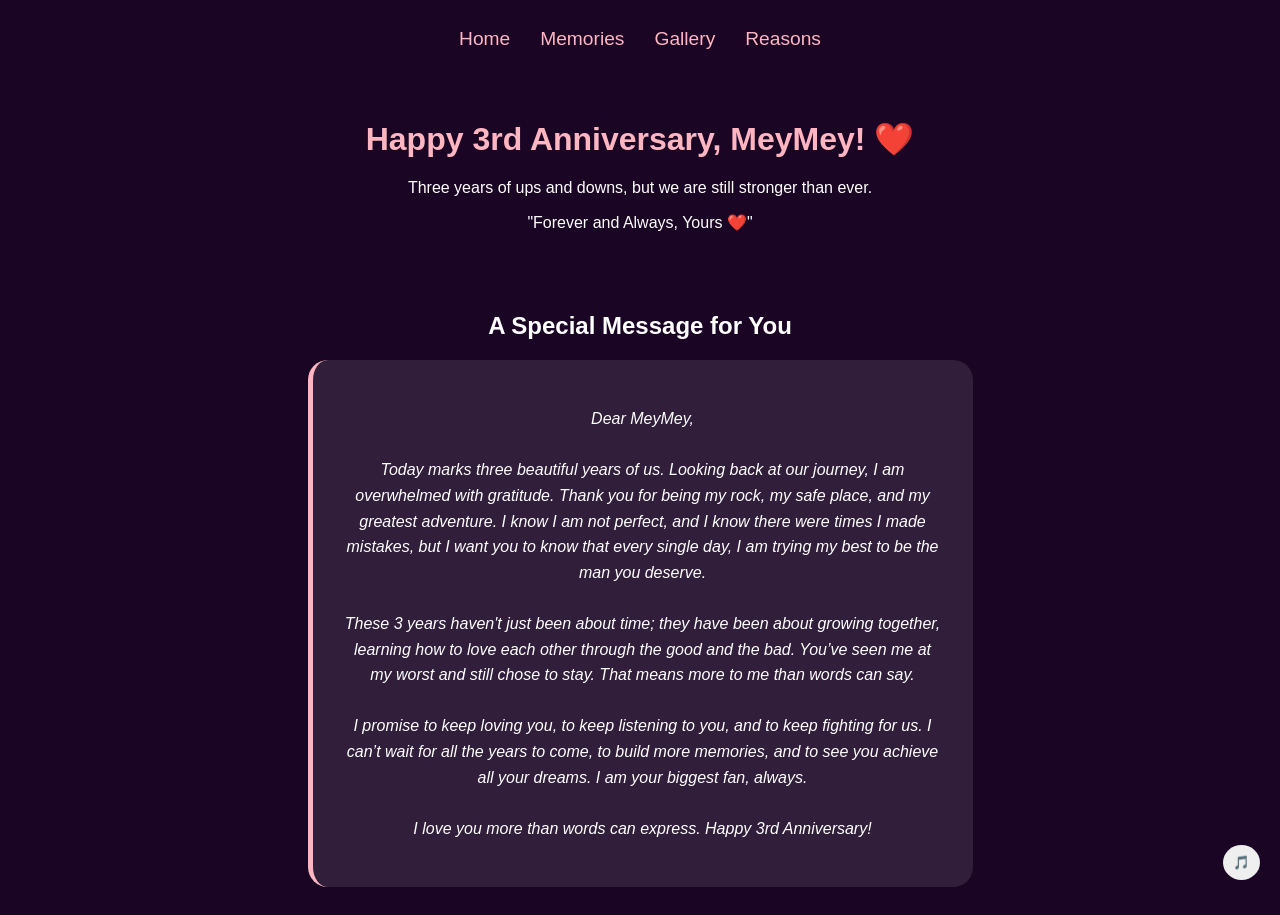
<file: index.html>
<!DOCTYPE html>
<meta name="viewport" content="width=device-width, initial-scale=1.0">
<html>

<head>
    <link rel="stylesheet" href="style.css">
</head>

<body>
    <button id="musicToggle"
        style="position:fixed; bottom:20px; right:20px; z-index:1000; padding:10px; border-radius:50%; border:none; cursor:pointer;">
        🎵
    </button>

    <script>
        const audio = new Audio('snaptik_7644545479585418517_v3.mp3');
        const btn = document.getElementById('musicToggle');

        // ព្យាយាម Auto play នៅពេលគេហទំព័រផ្ទុកចប់
        window.onload = () => {
            audio.play().catch(error => {
                console.log("Browser រារាំងការលេងដោយស្វ័យប្រវត្តិ, សូមចុចប៊ូតុងដើម្បីលេង!");
            });
        };

        // ប៊ូតុងសម្រាប់ Play/Pause
        btn.onclick = () => {
            if (audio.paused) {
                audio.play();
                btn.innerHTML = "🎵";
            } else {
                audio.pause();
                btn.innerHTML = "🔇";
            }
        };
    </script>
    <nav><a href="index.html">Home</a><a href="memories.html">Memories</a><a
            href="gallery.html">Gallery</a><a href="reasons.html">Reasons</a></nav>
    <div class="container fade-in">
        <h1>Happy 3rd Anniversary, MeyMey! ❤️</h1>
        <p>Three years of ups and downs, but we are still stronger than ever.</p>
        <p>"Forever and Always, Yours ❤️"</p>
    </div>
    <div class="message-section fade-in">
        <h2>A Special Message for You</h2>
        <div class="message-card">
            <p>
                Dear MeyMey,<br><br>
                Today marks three beautiful years of us. Looking back at our journey, I am overwhelmed with gratitude.
                Thank you for being my rock, my safe place, and my greatest adventure. I know I am not perfect,
                and I know there were times I made mistakes, but I want you to know that every single day,
                I am trying my best to be the man you deserve.<br><br>
                These 3 years haven't just been about time; they have been about growing together,
                learning how to love each other through the good and the bad. You’ve seen me at my worst
                and still chose to stay. That means more to me than words can say. <br><br>
                I promise to keep loving you, to keep listening to you, and to keep fighting for us.
                I can’t wait for all the years to come, to build more memories, and to see you achieve
                all your dreams. I am your biggest fan, always.<br><br>
                I love you more than words can express. Happy 3rd Anniversary!
            </p>
        </div>
    </div>
</body>

</html>
</file>
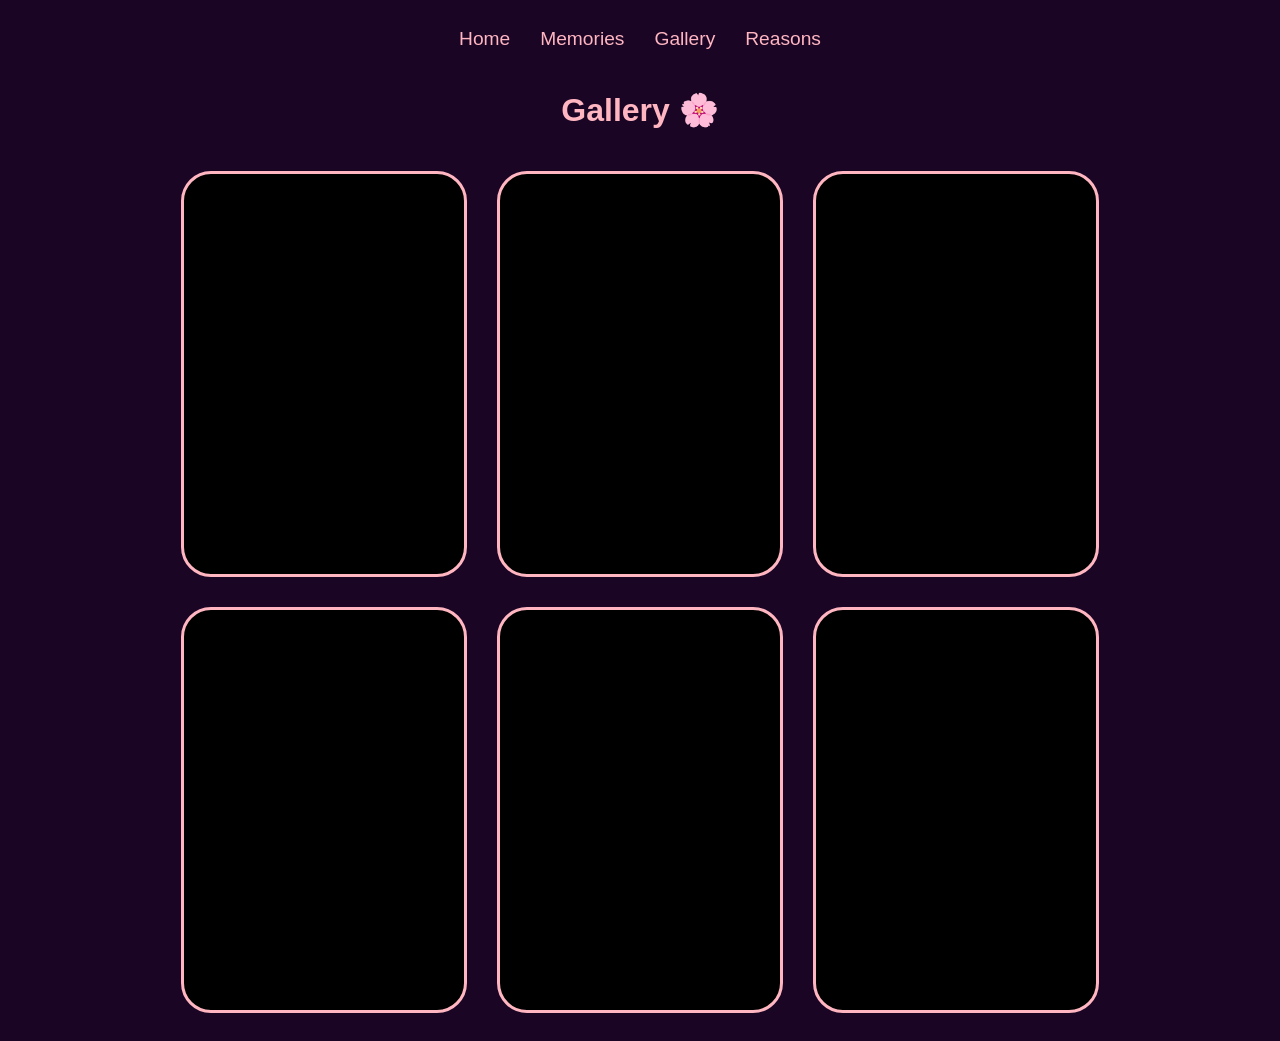
<file: gallery.html>
<!DOCTYPE html>
<html lang="en">

<head>
    <meta charset="UTF-8">
    <meta name="viewport" content="width=device-width, initial-scale=1.0">
    <title>Gallery | For My Love</title>
    <link rel="stylesheet" href="style.css">
</head>

<body>
        <nav><a href="index.html">Home</a><a href="memories.html">Memories</a><a
            href="gallery.html">Gallery</a><a href="reasons.html">Reasons</a></nav>
    <div class="gallery-container">
        <h1>Gallery 🌸</h1>
        <div class="gallery-wrapper">
            <div class="gallery-item">
                <video autoplay loop muted playsinline src="IMG_3466.MP4"></video>
            </div>
            <div class="gallery-item">
                <video autoplay loop muted playsinline src="IMG_7344.MP4"></video>
            </div>
            <div class="gallery-item">
                <video autoplay loop muted playsinline src="IMG_3467.MP4"></video>
            </div>
            <div class="gallery-item">
                <video autoplay loop muted playsinline src="IMG_3468.MP4"></video>
            </div>
            <div class="gallery-item">
                <video autoplay loop muted playsinline src="IMG_9486.MOV"></video>
            </div>
            <div class="gallery-item">
                <video autoplay loop muted playsinline src="IMG_9573.MOV"></video>
            </div>
        </div>
    </div>

</body>

</html>
</file>
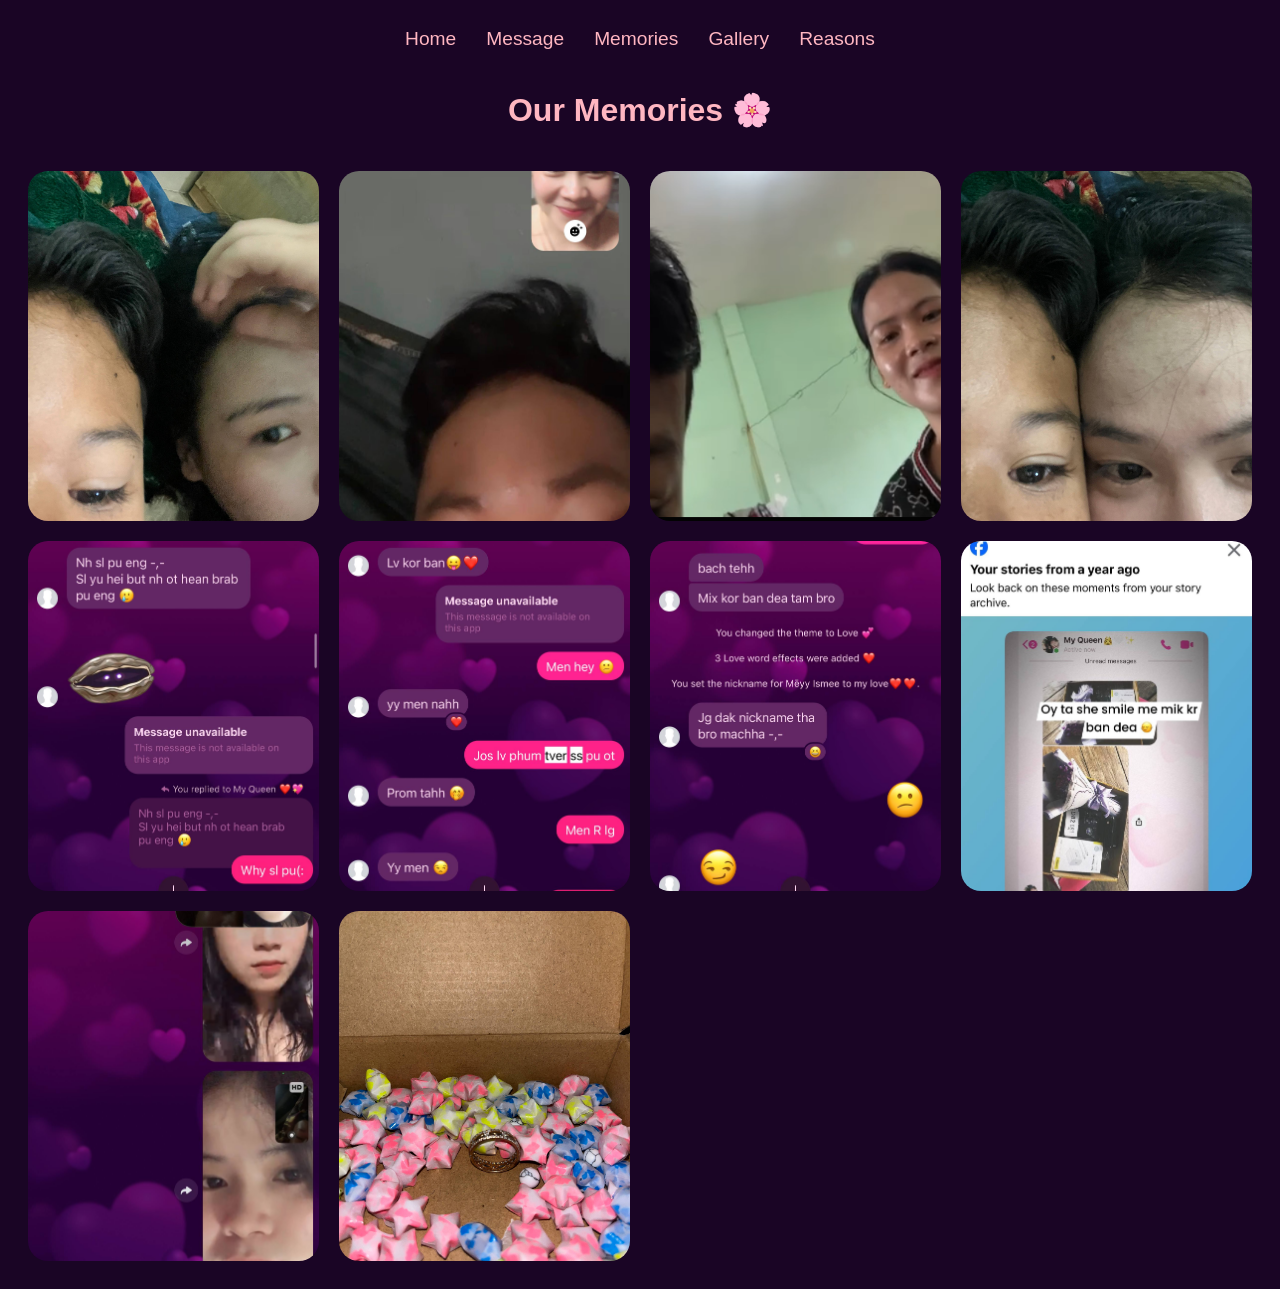
<file: memories.html>
<!DOCTYPE html>
<html>

<head>
    <link rel="stylesheet" href="style.css">
</head>

<body>
    <nav><a href="index.html">Home</a><a href="message.html">Message</a><a href="memories.html">Memories</a><a
            href="gallery.html">Gallery</a><a href="reasons.html">Reasons</a></nav>
    <h1>Our Memories 🌸</h1>
    <div class="memories-grid">
        <img src="6231256489003782015.jpg" alt="Memory 7">
        <img src="6231256489003782037.jpg" alt="Memory 8">
        <img src="12.png" alt="Memory 9">
        <img src="6231256489003782016.jpg" alt="Memory 10">
        <img src="6231256489003782028.jpg" alt="Memory 1">
        <img src="6231256489003782030.jpg" alt="Memory 2">
        <img src="6231256489003782029.jpg" alt="Memory 3">
        <img src="6231256489003782036.jpg" alt="Memory 4">
        <img src="6231256489003782007.jpg" alt="Memory 5">
        <img src="6231256489003782017.jpg" alt="Memory 6">
    </div>
    </div>
</body>

</html>
</file>
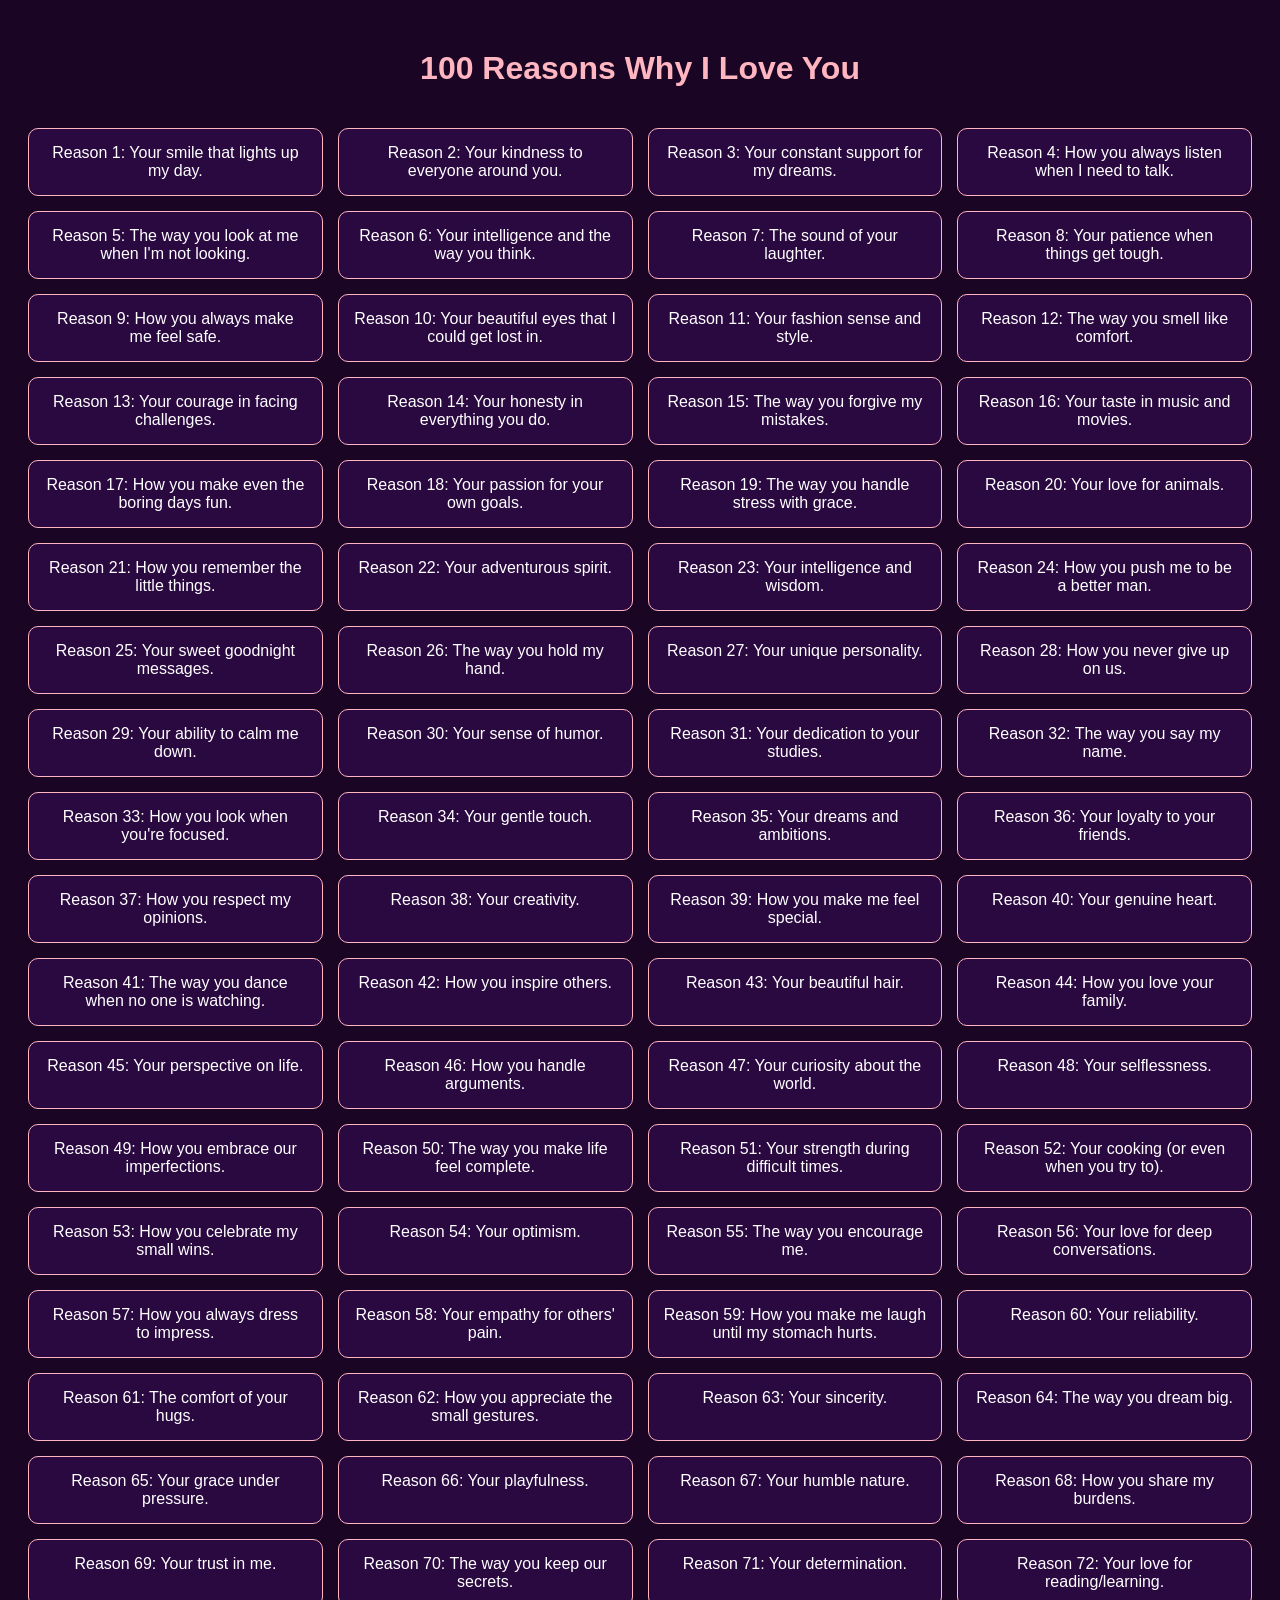
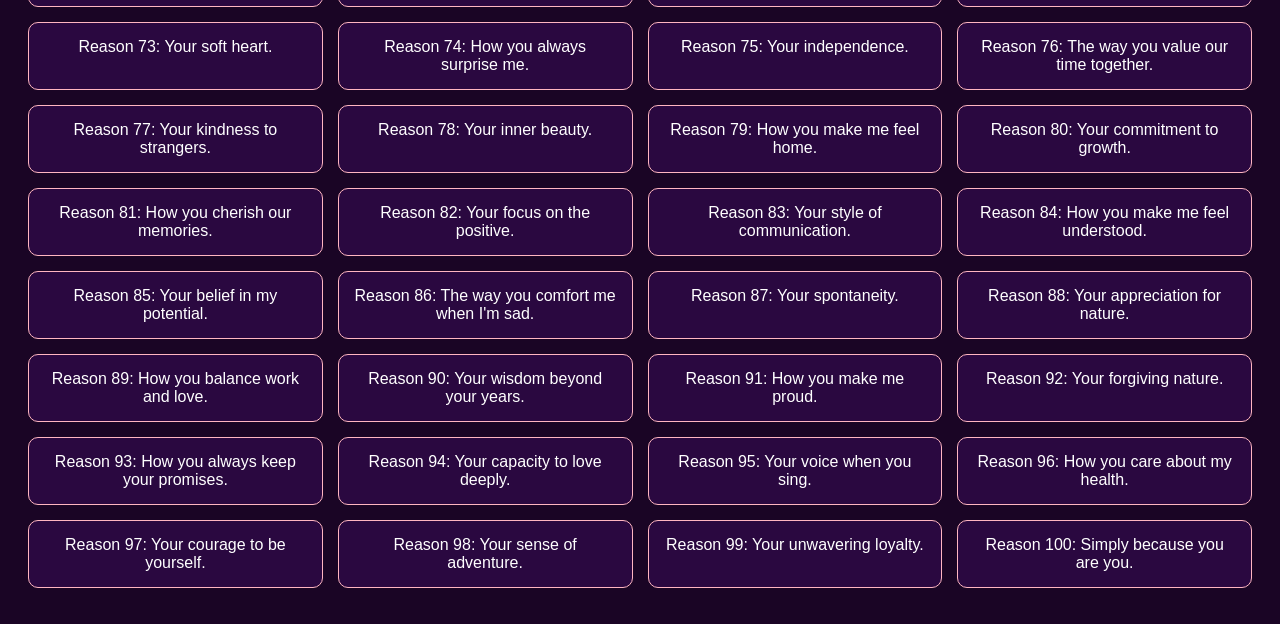
<file: reasons.html>
<!DOCTYPE html>
<html>

<head>
    <link rel="stylesheet" href="style.css">
    <title>Reasons Why I Love You</title>
</head>

<body>
    <div class="container">
        <h1>100 Reasons Why I Love You</h1>
        <ul class="reasons-list">
            <li>Reason 1: Your smile that lights up my day.</li>
            <li>Reason 2: Your kindness to everyone around you.</li>
            <li>Reason 3: Your constant support for my dreams.</li>
            <li>Reason 4: How you always listen when I need to talk.</li>
            <li>Reason 5: The way you look at me when I'm not looking.</li>
            <li>Reason 6: Your intelligence and the way you think.</li>
            <li>Reason 7: The sound of your laughter.</li>
            <li>Reason 8: Your patience when things get tough.</li>
            <li>Reason 9: How you always make me feel safe.</li>
            <li>Reason 10: Your beautiful eyes that I could get lost in.</li>
            <li>Reason 11: Your fashion sense and style.</li>
            <li>Reason 12: The way you smell like comfort.</li>
            <li>Reason 13: Your courage in facing challenges.</li>
            <li>Reason 14: Your honesty in everything you do.</li>
            <li>Reason 15: The way you forgive my mistakes.</li>
            <li>Reason 16: Your taste in music and movies.</li>
            <li>Reason 17: How you make even the boring days fun.</li>
            <li>Reason 18: Your passion for your own goals.</li>
            <li>Reason 19: The way you handle stress with grace.</li>
            <li>Reason 20: Your love for animals.</li>
            <li>Reason 21: How you remember the little things.</li>
            <li>Reason 22: Your adventurous spirit.</li>
            <li>Reason 23: Your intelligence and wisdom.</li>
            <li>Reason 24: How you push me to be a better man.</li>
            <li>Reason 25: Your sweet goodnight messages.</li>
            <li>Reason 26: The way you hold my hand.</li>
            <li>Reason 27: Your unique personality.</li>
            <li>Reason 28: How you never give up on us.</li>
            <li>Reason 29: Your ability to calm me down.</li>
            <li>Reason 30: Your sense of humor.</li>
            <li>Reason 31: Your dedication to your studies.</li>
            <li>Reason 32: The way you say my name.</li>
            <li>Reason 33: How you look when you're focused.</li>
            <li>Reason 34: Your gentle touch.</li>
            <li>Reason 35: Your dreams and ambitions.</li>
            <li>Reason 36: Your loyalty to your friends.</li>
            <li>Reason 37: How you respect my opinions.</li>
            <li>Reason 38: Your creativity.</li>
            <li>Reason 39: How you make me feel special.</li>
            <li>Reason 40: Your genuine heart.</li>
            <li>Reason 41: The way you dance when no one is watching.</li>
            <li>Reason 42: How you inspire others.</li>
            <li>Reason 43: Your beautiful hair.</li>
            <li>Reason 44: How you love your family.</li>
            <li>Reason 45: Your perspective on life.</li>
            <li>Reason 46: How you handle arguments.</li>
            <li>Reason 47: Your curiosity about the world.</li>
            <li>Reason 48: Your selflessness.</li>
            <li>Reason 49: How you embrace our imperfections.</li>
            <li>Reason 50: The way you make life feel complete.</li>
            <li>Reason 51: Your strength during difficult times.</li>
            <li>Reason 52: Your cooking (or even when you try to).</li>
            <li>Reason 53: How you celebrate my small wins.</li>
            <li>Reason 54: Your optimism.</li>
            <li>Reason 55: The way you encourage me.</li>
            <li>Reason 56: Your love for deep conversations.</li>
            <li>Reason 57: How you always dress to impress.</li>
            <li>Reason 58: Your empathy for others' pain.</li>
            <li>Reason 59: How you make me laugh until my stomach hurts.</li>
            <li>Reason 60: Your reliability.</li>
            <li>Reason 61: The comfort of your hugs.</li>
            <li>Reason 62: How you appreciate the small gestures.</li>
            <li>Reason 63: Your sincerity.</li>
            <li>Reason 64: The way you dream big.</li>
            <li>Reason 65: Your grace under pressure.</li>
            <li>Reason 66: Your playfulness.</li>
            <li>Reason 67: Your humble nature.</li>
            <li>Reason 68: How you share my burdens.</li>
            <li>Reason 69: Your trust in me.</li>
            <li>Reason 70: The way you keep our secrets.</li>
            <li>Reason 71: Your determination.</li>
            <li>Reason 72: Your love for reading/learning.</li>
            <li>Reason 73: Your soft heart.</li>
            <li>Reason 74: How you always surprise me.</li>
            <li>Reason 75: Your independence.</li>
            <li>Reason 76: The way you value our time together.</li>
            <li>Reason 77: Your kindness to strangers.</li>
            <li>Reason 78: Your inner beauty.</li>
            <li>Reason 79: How you make me feel home.</li>
            <li>Reason 80: Your commitment to growth.</li>
            <li>Reason 81: How you cherish our memories.</li>
            <li>Reason 82: Your focus on the positive.</li>
            <li>Reason 83: Your style of communication.</li>
            <li>Reason 84: How you make me feel understood.</li>
            <li>Reason 85: Your belief in my potential.</li>
            <li>Reason 86: The way you comfort me when I'm sad.</li>
            <li>Reason 87: Your spontaneity.</li>
            <li>Reason 88: Your appreciation for nature.</li>
            <li>Reason 89: How you balance work and love.</li>
            <li>Reason 90: Your wisdom beyond your years.</li>
            <li>Reason 91: How you make me proud.</li>
            <li>Reason 92: Your forgiving nature.</li>
            <li>Reason 93: How you always keep your promises.</li>
            <li>Reason 94: Your capacity to love deeply.</li>
            <li>Reason 95: Your voice when you sing.</li>
            <li>Reason 96: How you care about my health.</li>
            <li>Reason 97: Your courage to be yourself.</li>
            <li>Reason 98: Your sense of adventure.</li>
            <li>Reason 99: Your unwavering loyalty.</li>
            <li>Reason 100: Simply because you are you.</li>
        </ul>
</body>

</html>
</file>
<file: style.css>
body { background-color: #1a0525; color: #fff; font-family: 'Arial', sans-serif; text-align: center; }
nav { padding: 20px; }
nav a { color: #ffb6c1; margin: 0 15px; text-decoration: none; font-size: 1.2rem; }
.container { margin-top: 50px; }
h1 { color: #ffb6c1; }
.fade-in {
    animation: fadeInAnimation 2s ease-in;
}

@keyframes fadeInAnimation {
    from { opacity: 0; transform: translateY(20px); }
    to { opacity: 1; transform: translateY(0); }
}
.memories-grid img {
    transition: transform 0.5s ease;
}

.memories-grid img:hover {
    transform: scale(1.1) rotate(2deg);
    cursor: pointer;
}

.message-box {
    background: rgba(255, 255, 255, 0.1);
    padding: 30px;
    border-radius: 20px;
    max-width: 700px;
    margin: 20px auto;
    line-height: 1.6;
    border: 1px solid #ffb6c1;
}
.reasons-grid { display: grid; grid-template-columns: repeat(auto-fill, minmax(200px, 1fr)); gap: 10px; }
.reason-item { background: #3c1a52; padding: 15px; border-radius: 10px; color: #ffb6c1; }
.marquee {
    overflow: hidden;
    white-space: nowrap;
    animation: marquee 10s linear infinite;
}

@keyframes marquee {
    0% { transform: translateX(100%); }
    100% { transform: translateX(-100%); }
}
.reasons-list {
    list-style-type: none;
    display: grid;
    grid-template-columns: repeat(auto-fit, minmax(250px, 1fr));
    gap: 15px;
    padding: 20px;
}
.reasons-list li {
    background: #2a0840;
    padding: 15px;
    border-radius: 10px;
    border: 1px solid #ffb6c1;
    color: #fff;
}
/* រៀបចំ Container ធំ */
.gallery-wrapper {
    display: flex;
    justify-content: center;
    gap: 20px;
    padding: 50px;
    flex-wrap: wrap;
}

/* រចនាប័ទ្មស៊ុមរូបភាព/វីដេអូ */
.gallery-item {
    width: 250px;
    height: 350px;
    border: 3px solid #ffb6c1; /* ពណ៌ខ្សែគែម */
    border-radius: 20px;       /* ជ្រុងមូល */
    overflow: hidden;
    animation: rotateAnimation 10s linear infinite; /* បញ្ជាចលនា */
    transition: 0.3s;
}

.gallery-item img {
    width: 100%;
    height: 100%;
    object-fit: cover;
}

/* បង្កើតចលនារង្វិលជុំ (Rotate Animation) */
@keyframes rotateAnimation {
    0% { transform: translateY(0px) rotate(0deg); }
    25% { transform: translateY(-10px) rotate(2deg); }
    50% { transform: translateY(0px) rotate(0deg); }
    75% { transform: translateY(10px) rotate(-2deg); }
    100% { transform: translateY(0px) rotate(0deg); }
}

/* បន្ថែម Effect ពេលเอา Mouse ដាក់លើ */
.gallery-item:hover {
    animation-play-state: paused; /* ឈប់រត់ពេលเอา Mouse ដាក់លើ */
    transform: scale(1.1);
}
/* កំណត់ទំហំសម្រាប់ Container ដែលផ្ទុករូបភាព */
.memories-grid {
    display: grid;
    grid-template-columns: repeat(auto-fit, minmax(250px, 1fr)); /* បែងចែកជាជួរស្អាត */
    gap: 20px;
    padding: 20px;
}

/* កំណត់ទំហំរូបភាពអោយស្មើគ្នា និងស្អាត */
.memories-grid img {
    width: 100%;        /* អោយរូបភាពពេញកន្លែងដែលវាស្ថិតនៅ */
    height: 350px;      /* កំណត់កម្ពស់អោយស្មើគ្នាគ្រប់រូប */
    object-fit: cover;  /* កាត់រូបភាពអោយស្អាតតាមស៊ុមដោយមិនអោយរូបភាពខូចទ្រង់ទ្រាយ */
    border-radius: 20px; /* បង្កើតជ្រុងមូល */
}
/* សម្រាប់ទូរស័ព្ទដែលមានអេក្រង់តូចជាង 600px */
@media (max-width: 600px) {
    .memories-grid {
        grid-template-columns: 1fr; /* ដាក់រូបភាពមួយជួរមួយ */
        padding: 10px;
    }
    
    .video-grid {
        grid-template-columns: 1fr; /* វីដេអូមួយជួរមួយ */
    }
    
    h1 {
        font-size: 1.5rem; /* កាត់បន្ថយទំហំអក្សរអោយសមនឹងទូរស័ព្ទ */
    }
    
    nav a {
        font-size: 0.9rem;
        margin: 0 5px; /* កាត់បន្ថយចន្លោះ Menu */
    }
}
img, video {
    max-width: 100%; /* រូបភាពមិនអាចធំជាងអេក្រង់ទូរស័ព្ទបានទេ */
    height: auto;    /* រក្សាទម្រង់ដើមរបស់រូបភាព */
    display: block;
}
/* Container ធំ */
.gallery-wrapper {
    display: flex;
    flex-wrap: wrap;
    justify-content: center;
    gap: 30px;
    padding: 20px;
}

/* ស៊ុមសម្រាប់គ្រប់យ៉ាង (Video ឬ Image) */
.gallery-item {
    width: 280px;
    height: 400px;
    border: 3px solid #ffb6c1;
    border-radius: 30px; /* ជ្រុងមូល */
    overflow: hidden;
    position: relative;
    animation: floating 6s ease-in-out infinite; /* ចលនារត់វិលចុះឡើង */
    background: #000;
}

/* កំណត់ទំហំ Video/Image ក្នុងស៊ុម */
.gallery-item video, .gallery-item img {
    width: 100%;
    height: 100%;
    object-fit: cover;
}

/* កូដចលនាវិលចុះឡើង */
@keyframes floating {
    0% { transform: translateY(0px) rotate(0deg); }
    50% { transform: translateY(-20px) rotate(2deg); }
    100% { transform: translateY(0px) rotate(0deg); }
}

.message-section {
    margin-top: 40px;
    padding: 20px;
    text-align: center;
}

.message-card {
    background: rgba(255, 255, 255, 0.1); /* ផ្ទៃខាងក្រោយថ្លាៗ */
    padding: 30px;
    border-radius: 20px;
    border-left: 5px solid #ffb6c1; /* សញ្ញាសម្គាល់នៅគែម */
    max-width: 600px;
    margin: 0 auto;
    font-style: italic;
    color: #fff;
    line-height: 1.6;
}
</file>
